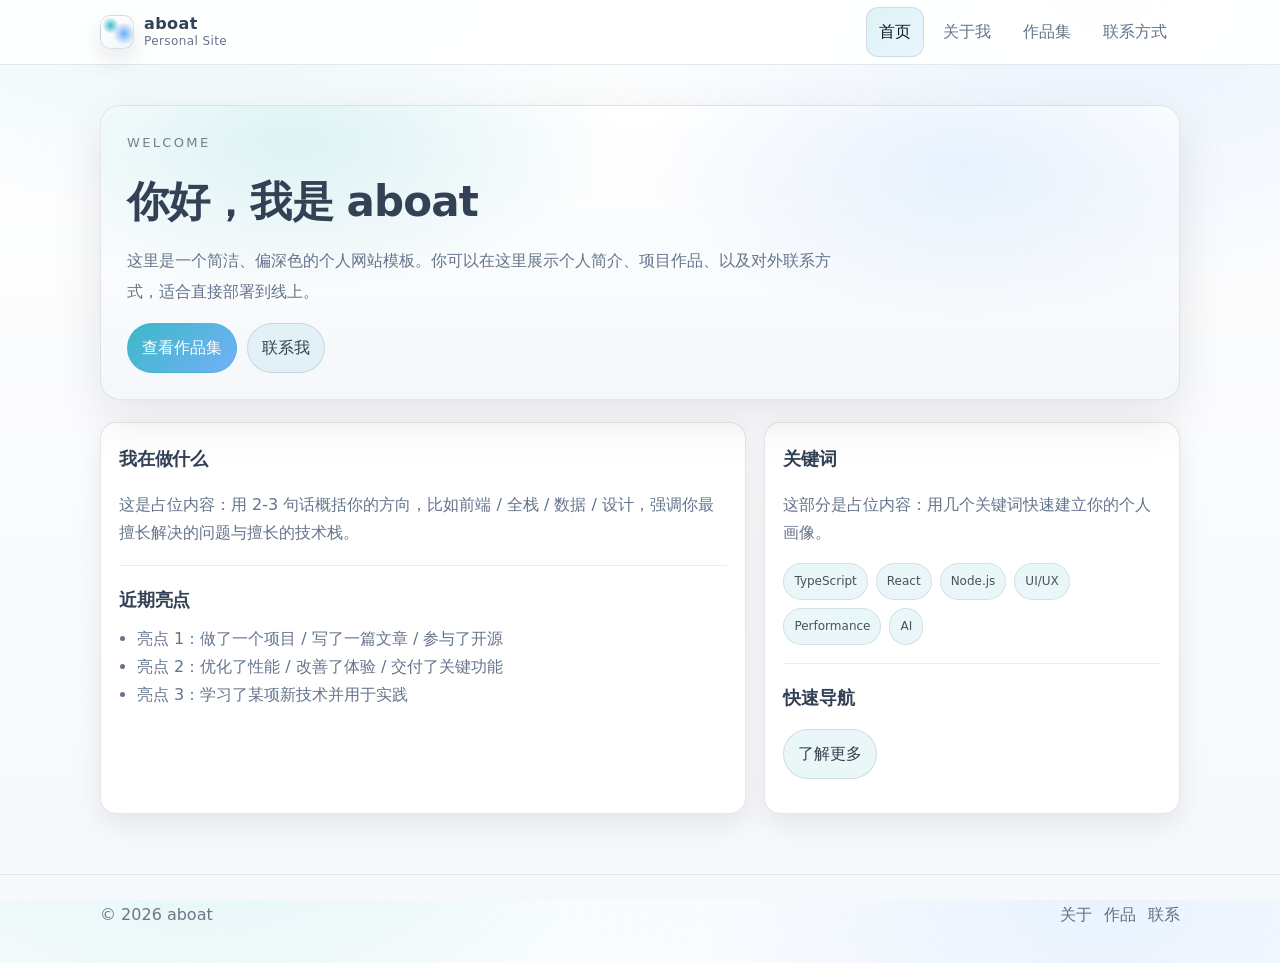
<file: index.html>
<!doctype html>
<html lang="zh-CN">
  <head>
    <meta charset="UTF-8" />
    <meta name="viewport" content="width=device-width, initial-scale=1" />
    <title>个人网站｜首页</title>
    <meta name="description" content="简洁科技感个人网站：首页、关于我、作品集、联系方式。" />
    <link rel="stylesheet" href="./style.css" />
  </head>
  <body>
    <a class="skip-link" href="#content">跳到主要内容</a>

    <header class="topbar" data-topbar>
      <div class="container nav-inner">
        <a class="brand" href="./index.html" aria-label="返回首页">
          <span class="brand-mark" aria-hidden="true"></span>
          <span class="brand-title">
            aboat
            <span class="brand-sub">Personal Site</span>
          </span>
        </a>

        <button class="nav-toggle" type="button" aria-label="打开导航菜单" aria-expanded="false" data-nav-toggle>
          <span class="burger" aria-hidden="true">
            <span></span><span></span><span></span>
          </span>
          菜单
        </button>

        <nav class="nav-links" aria-label="站点导航" data-nav-links>
          <a href="./index.html" aria-current="page">首页</a>
          <a href="./about.html">关于我</a>
          <a href="./portfolio.html">作品集</a>
          <a href="./contact.html">联系方式</a>
        </nav>
      </div>
    </header>

    <main id="content">
      <div class="container">
        <section class="hero">
          <div class="kicker">Welcome</div>
          <h1 class="title">你好，我是 aboat</h1>
          <p class="lead">
            这里是一个简洁、偏深色的个人网站模板。你可以在这里展示个人简介、项目作品、以及对外联系方式，适合直接部署到线上。
          </p>
          <div class="cta-row">
            <a class="btn primary" href="./portfolio.html">查看作品集</a>
            <a class="btn" href="./contact.html">联系我</a>
          </div>
        </section>

        <section class="grid" aria-label="首页内容">
          <article class="card">
            <h2>我在做什么</h2>
            <p>
              这是占位内容：用 2-3 句话概括你的方向，比如前端 / 全栈 / 数据 / 设计，强调你最擅长解决的问题与擅长的技术栈。
            </p>
            <div class="divider"></div>
            <h2>近期亮点</h2>
            <ul>
              <li>亮点 1：做了一个项目 / 写了一篇文章 / 参与了开源</li>
              <li>亮点 2：优化了性能 / 改善了体验 / 交付了关键功能</li>
              <li>亮点 3：学习了某项新技术并用于实践</li>
            </ul>
          </article>

          <aside class="card">
            <h2>关键词</h2>
            <p>这部分是占位内容：用几个关键词快速建立你的个人画像。</p>
            <div class="badge-row" aria-label="技能标签">
              <span class="badge">TypeScript</span>
              <span class="badge">React</span>
              <span class="badge">Node.js</span>
              <span class="badge">UI/UX</span>
              <span class="badge">Performance</span>
              <span class="badge">AI</span>
            </div>
            <div class="divider"></div>
            <h2>快速导航</h2>
            <p>
              <a class="btn" href="./about.html">了解更多</a>
            </p>
          </aside>
        </section>
      </div>
    </main>

    <footer>
      <div class="container footer-inner">
        <div>© <span id="year"></span> aboat</div>
        <div class="footer-links">
          <a href="./about.html">关于</a>
          <a href="./portfolio.html">作品</a>
          <a href="./contact.html">联系</a>
        </div>
      </div>
    </footer>

    <script>
      document.getElementById('year').textContent = new Date().getFullYear();
    </script>
    <script src="./script.js"></script>
  </body>
</html>
</file>
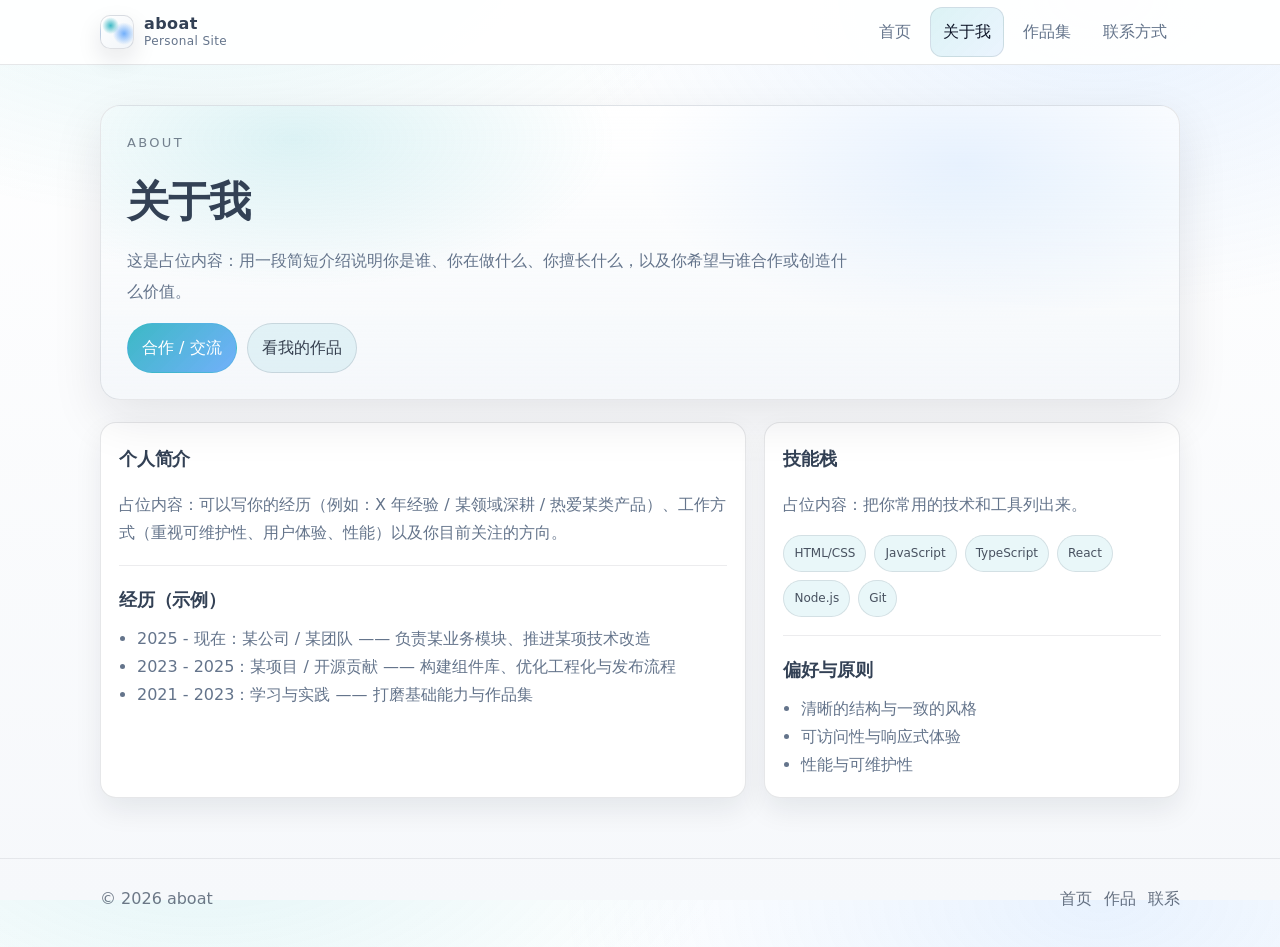
<file: about.html>
<!doctype html>
<html lang="zh-CN">
  <head>
    <meta charset="UTF-8" />
    <meta name="viewport" content="width=device-width, initial-scale=1" />
    <title>个人网站｜关于我</title>
    <meta name="description" content="关于我：个人简介、技能与经历。" />
    <link rel="stylesheet" href="./style.css" />
  </head>
  <body>
    <a class="skip-link" href="#content">跳到主要内容</a>

    <header class="topbar" data-topbar>
      <div class="container nav-inner">
        <a class="brand" href="./index.html" aria-label="返回首页">
          <span class="brand-mark" aria-hidden="true"></span>
          <span class="brand-title">
            aboat
            <span class="brand-sub">Personal Site</span>
          </span>
        </a>

        <button class="nav-toggle" type="button" aria-label="打开导航菜单" aria-expanded="false" data-nav-toggle>
          <span class="burger" aria-hidden="true">
            <span></span><span></span><span></span>
          </span>
          菜单
        </button>

        <nav class="nav-links" aria-label="站点导航" data-nav-links>
          <a href="./index.html">首页</a>
          <a href="./about.html" aria-current="page">关于我</a>
          <a href="./portfolio.html">作品集</a>
          <a href="./contact.html">联系方式</a>
        </nav>
      </div>
    </header>

    <main id="content">
      <div class="container">
        <section class="hero">
          <div class="kicker">About</div>
          <h1 class="title">关于我</h1>
          <p class="lead">
            这是占位内容：用一段简短介绍说明你是谁、你在做什么、你擅长什么，以及你希望与谁合作或创造什么价值。
          </p>
          <div class="cta-row">
            <a class="btn primary" href="./contact.html">合作 / 交流</a>
            <a class="btn" href="./portfolio.html">看我的作品</a>
          </div>
        </section>

        <section class="grid" aria-label="关于我内容">
          <article class="card">
            <h2>个人简介</h2>
            <p>
              占位内容：可以写你的经历（例如：X 年经验 / 某领域深耕 / 热爱某类产品）、工作方式（重视可维护性、用户体验、性能）以及你目前关注的方向。
            </p>
            <div class="divider"></div>
            <h2>经历（示例）</h2>
            <ul>
              <li>2025 - 现在：某公司 / 某团队 —— 负责某业务模块、推进某项技术改造</li>
              <li>2023 - 2025：某项目 / 开源贡献 —— 构建组件库、优化工程化与发布流程</li>
              <li>2021 - 2023：学习与实践 —— 打磨基础能力与作品集</li>
            </ul>
          </article>

          <aside class="card">
            <h2>技能栈</h2>
            <p>占位内容：把你常用的技术和工具列出来。</p>
            <div class="badge-row">
              <span class="badge">HTML/CSS</span>
              <span class="badge">JavaScript</span>
              <span class="badge">TypeScript</span>
              <span class="badge">React</span>
              <span class="badge">Node.js</span>
              <span class="badge">Git</span>
            </div>
            <div class="divider"></div>
            <h2>偏好与原则</h2>
            <ul>
              <li>清晰的结构与一致的风格</li>
              <li>可访问性与响应式体验</li>
              <li>性能与可维护性</li>
            </ul>
          </aside>
        </section>
      </div>
    </main>

    <footer>
      <div class="container footer-inner">
        <div>© <span id="year"></span> aboat</div>
        <div class="footer-links">
          <a href="./index.html">首页</a>
          <a href="./portfolio.html">作品</a>
          <a href="./contact.html">联系</a>
        </div>
      </div>
    </footer>

    <script>
      document.getElementById('year').textContent = new Date().getFullYear();
    </script>
    <script src="./script.js"></script>
  </body>
</html>
</file>
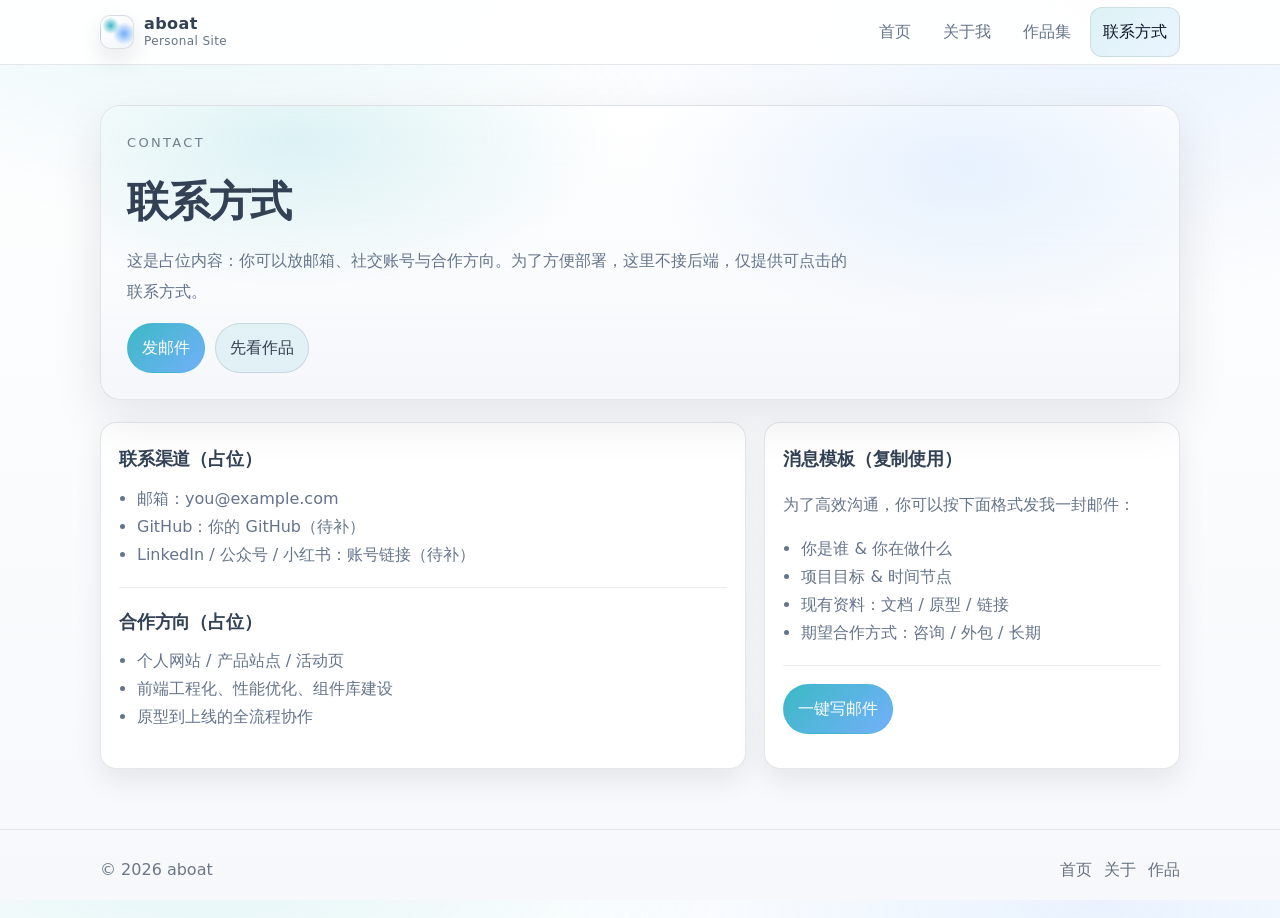
<file: contact.html>
<!doctype html>
<html lang="zh-CN">
  <head>
    <meta charset="UTF-8" />
    <meta name="viewport" content="width=device-width, initial-scale=1" />
    <title>个人网站｜联系方式</title>
    <meta name="description" content="联系方式：邮箱、社交账号与留言方式。" />
    <link rel="stylesheet" href="./style.css" />
  </head>
  <body>
    <a class="skip-link" href="#content">跳到主要内容</a>

    <header class="topbar" data-topbar>
      <div class="container nav-inner">
        <a class="brand" href="./index.html" aria-label="返回首页">
          <span class="brand-mark" aria-hidden="true"></span>
          <span class="brand-title">
            aboat
            <span class="brand-sub">Personal Site</span>
          </span>
        </a>

        <button class="nav-toggle" type="button" aria-label="打开导航菜单" aria-expanded="false" data-nav-toggle>
          <span class="burger" aria-hidden="true">
            <span></span><span></span><span></span>
          </span>
          菜单
        </button>

        <nav class="nav-links" aria-label="站点导航" data-nav-links>
          <a href="./index.html">首页</a>
          <a href="./about.html">关于我</a>
          <a href="./portfolio.html">作品集</a>
          <a href="./contact.html" aria-current="page">联系方式</a>
        </nav>
      </div>
    </header>

    <main id="content">
      <div class="container">
        <section class="hero">
          <div class="kicker">Contact</div>
          <h1 class="title">联系方式</h1>
          <p class="lead">
            这是占位内容：你可以放邮箱、社交账号与合作方向。为了方便部署，这里不接后端，仅提供可点击的联系方式。
          </p>
          <div class="cta-row">
            <a class="btn primary" href="mailto:you@example.com">发邮件</a>
            <a class="btn" href="./portfolio.html">先看作品</a>
          </div>
        </section>

        <section class="grid" aria-label="联系信息">
          <article class="card">
            <h2>联系渠道（占位）</h2>
            <ul>
              <li>邮箱：<a href="mailto:you@example.com">you@example.com</a></li>
              <li>GitHub：<a href="#" aria-disabled="true">你的 GitHub（待补）</a></li>
              <li>LinkedIn / 公众号 / 小红书：<a href="#" aria-disabled="true">账号链接（待补）</a></li>
            </ul>
            <div class="divider"></div>
            <h2>合作方向（占位）</h2>
            <ul>
              <li>个人网站 / 产品站点 / 活动页</li>
              <li>前端工程化、性能优化、组件库建设</li>
              <li>原型到上线的全流程协作</li>
            </ul>
          </article>

          <aside class="card">
            <h2>消息模板（复制使用）</h2>
            <p>为了高效沟通，你可以按下面格式发我一封邮件：</p>
            <ul>
              <li>你是谁 & 你在做什么</li>
              <li>项目目标 & 时间节点</li>
              <li>现有资料：文档 / 原型 / 链接</li>
              <li>期望合作方式：咨询 / 外包 / 长期</li>
            </ul>
            <div class="divider"></div>
            <p><a class="btn primary" href="mailto:you@example.com?subject=%E5%90%88%E4%BD%9C%EF%BC%9A%E4%B8%AA%E4%BA%BA%E7%BD%91%E7%AB%99&body=%E4%BD%A0%E5%A5%BD%EF%BC%8C%E6%88%91%E6%98%AF...%0A%0A%E9%A1%B9%E7%9B%AE%E7%9B%AE%E6%A0%87%EF%BC%9A%0A%E6%97%B6%E9%97%B4%E8%8A%82%E7%82%B9%EF%BC%9A%0A%E8%B5%84%E6%96%99%E9%93%BE%E6%8E%A5%EF%BC%9A%0A%E5%90%88%E4%BD%9C%E6%96%B9%E5%BC%8F%EF%BC%9A">一键写邮件</a></p>
          </aside>
        </section>
      </div>
    </main>

    <footer>
      <div class="container footer-inner">
        <div>© <span id="year"></span> aboat</div>
        <div class="footer-links">
          <a href="./index.html">首页</a>
          <a href="./about.html">关于</a>
          <a href="./portfolio.html">作品</a>
        </div>
      </div>
    </footer>

    <script>
      document.getElementById('year').textContent = new Date().getFullYear();
    </script>
    <script src="./script.js"></script>
  </body>
</html>
</file>
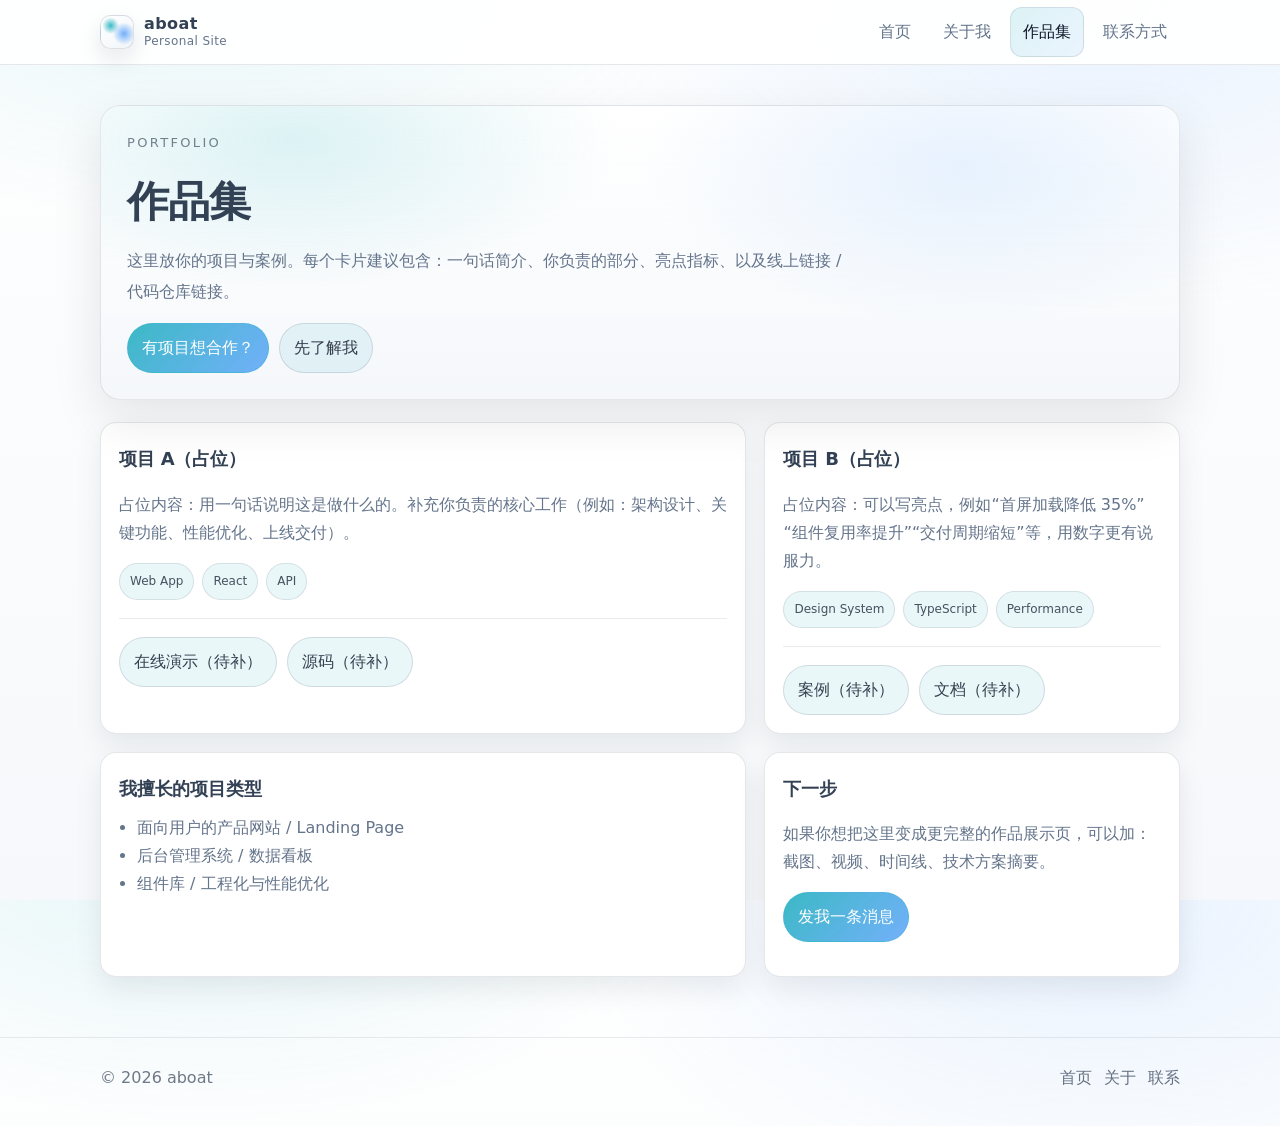
<file: portfolio.html>
<!doctype html>
<html lang="zh-CN">
  <head>
    <meta charset="UTF-8" />
    <meta name="viewport" content="width=device-width, initial-scale=1" />
    <title>个人网站｜作品集</title>
    <meta name="description" content="作品集：项目、案例与链接。" />
    <link rel="stylesheet" href="./style.css" />
  </head>
  <body>
    <a class="skip-link" href="#content">跳到主要内容</a>

    <header class="topbar" data-topbar>
      <div class="container nav-inner">
        <a class="brand" href="./index.html" aria-label="返回首页">
          <span class="brand-mark" aria-hidden="true"></span>
          <span class="brand-title">
            aboat
            <span class="brand-sub">Personal Site</span>
          </span>
        </a>

        <button class="nav-toggle" type="button" aria-label="打开导航菜单" aria-expanded="false" data-nav-toggle>
          <span class="burger" aria-hidden="true">
            <span></span><span></span><span></span>
          </span>
          菜单
        </button>

        <nav class="nav-links" aria-label="站点导航" data-nav-links>
          <a href="./index.html">首页</a>
          <a href="./about.html">关于我</a>
          <a href="./portfolio.html" aria-current="page">作品集</a>
          <a href="./contact.html">联系方式</a>
        </nav>
      </div>
    </header>

    <main id="content">
      <div class="container">
        <section class="hero">
          <div class="kicker">Portfolio</div>
          <h1 class="title">作品集</h1>
          <p class="lead">
            这里放你的项目与案例。每个卡片建议包含：一句话简介、你负责的部分、亮点指标、以及线上链接 / 代码仓库链接。
          </p>
          <div class="cta-row">
            <a class="btn primary" href="./contact.html">有项目想合作？</a>
            <a class="btn" href="./about.html">先了解我</a>
          </div>
        </section>

        <section class="grid" aria-label="作品列表">
          <article class="card">
            <h2>项目 A（占位）</h2>
            <p>
              占位内容：用一句话说明这是做什么的。补充你负责的核心工作（例如：架构设计、关键功能、性能优化、上线交付）。
            </p>
            <div class="badge-row">
              <span class="badge">Web App</span>
              <span class="badge">React</span>
              <span class="badge">API</span>
            </div>
            <div class="divider"></div>
            <div class="cta-row">
              <a class="btn" href="#" aria-disabled="true">在线演示（待补）</a>
              <a class="btn" href="#" aria-disabled="true">源码（待补）</a>
            </div>
          </article>

          <article class="card">
            <h2>项目 B（占位）</h2>
            <p>
              占位内容：可以写亮点，例如“首屏加载降低 35%”“组件复用率提升”“交付周期缩短”等，用数字更有说服力。
            </p>
            <div class="badge-row">
              <span class="badge">Design System</span>
              <span class="badge">TypeScript</span>
              <span class="badge">Performance</span>
            </div>
            <div class="divider"></div>
            <div class="cta-row">
              <a class="btn" href="#" aria-disabled="true">案例（待补）</a>
              <a class="btn" href="#" aria-disabled="true">文档（待补）</a>
            </div>
          </article>
        </section>

        <section class="grid" aria-label="更多信息" style="margin-top: 18px;">
          <article class="card">
            <h2>我擅长的项目类型</h2>
            <ul>
              <li>面向用户的产品网站 / Landing Page</li>
              <li>后台管理系统 / 数据看板</li>
              <li>组件库 / 工程化与性能优化</li>
            </ul>
          </article>

          <aside class="card">
            <h2>下一步</h2>
            <p>如果你想把这里变成更完整的作品展示页，可以加：截图、视频、时间线、技术方案摘要。</p>
            <p><a class="btn primary" href="./contact.html">发我一条消息</a></p>
          </aside>
        </section>
      </div>
    </main>

    <footer>
      <div class="container footer-inner">
        <div>© <span id="year"></span> aboat</div>
        <div class="footer-links">
          <a href="./index.html">首页</a>
          <a href="./about.html">关于</a>
          <a href="./contact.html">联系</a>
        </div>
      </div>
    </footer>

    <script>
      document.getElementById('year').textContent = new Date().getFullYear();
    </script>
    <script src="./script.js"></script>
  </body>
</html>
</file>
<file: style.css>
/* -------- Base -------- */
:root{
  --bg: #f6f8fb;
  --surface: #ffffff;
  --surface-2: #f1f5f9;
  --text: #334155;   /* 深灰，不用纯黑 */
  --muted: #64748b;
  --line: rgba(15, 23, 42, .10);
  --accent: #2bb3c0; /* 清新蓝绿色（非荧光） */
  --accent-2: #60a5fa; /* 淡蓝 */
  --shadow: 0 18px 50px rgba(15, 23, 42, .10);
  --shadow-soft: 0 10px 26px rgba(15, 23, 42, .08);
  --radius: 16px;
  --radius-sm: 12px;
  --container: 1080px;
  --nav-h: 64px;
}

*{ box-sizing: border-box; }
html, body{ height: 100%; }
body{
  margin: 0;
  font-family: ui-sans-serif, system-ui, -apple-system, Segoe UI, Roboto, Helvetica, Arial, "PingFang SC", "Hiragino Sans GB", "Microsoft YaHei", sans-serif;
  color: var(--text);
  background:
    radial-gradient(900px 520px at 16% -10%, rgba(43,179,192,.14), transparent 60%),
    radial-gradient(900px 520px at 86% 0%, rgba(96,165,250,.14), transparent 60%),
    linear-gradient(180deg, #ffffff, var(--bg));
  line-height: 1.75;
}

a{ color: inherit; text-decoration: none; }
img{ max-width: 100%; display: block; }

.container{
  width: min(100% - 40px, var(--container));
  margin: 0 auto;
}

.skip-link{
  position: absolute;
  left: -999px;
  top: 12px;
  padding: 10px 12px;
  background: #0f172a;
  border: 1px solid var(--line);
  border-radius: 10px;
  color: #ffffff;
  z-index: 9999;
}
.skip-link:focus{ left: 12px; }

/* -------- Top Nav -------- */
.topbar{
  position: sticky;
  top: 0;
  z-index: 50;
  background: rgba(255,255,255,.92);
  border-bottom: 1px solid var(--line);
  transition: box-shadow .25s ease, border-color .25s ease, background .25s ease;
}
.topbar.is-scrolled{
  box-shadow: var(--shadow-soft);
  border-bottom-color: rgba(15, 23, 42, .14);
  background: rgba(255,255,255,.98);
}

.nav-inner{
  height: var(--nav-h);
  display: flex;
  align-items: center;
  justify-content: space-between;
  gap: 14px;
}

.brand{
  display: flex;
  align-items: center;
  gap: 10px;
  min-width: 180px;
}
.brand-mark{
  width: 34px;
  height: 34px;
  border-radius: 10px;
  background:
    radial-gradient(12px 12px at 30% 30%, rgba(43,179,192,.92), rgba(43,179,192,0) 70%),
    radial-gradient(16px 16px at 72% 55%, rgba(96,165,250,.88), rgba(96,165,250,0) 70%),
    linear-gradient(135deg, rgba(255,255,255,1), rgba(241,245,249,1));
  border: 1px solid rgba(15, 23, 42, .12);
  box-shadow: 0 10px 24px rgba(15, 23, 42, .10);
}
.brand-title{
  font-weight: 700;
  letter-spacing: .4px;
  line-height: 1.15;
}
.brand-sub{
  display: block;
  font-size: 12px;
  color: var(--muted);
  font-weight: 500;
  margin-top: 2px;
}

.nav-toggle{
  display: none;
  align-items: center;
  gap: 10px;
  border: 1px solid rgba(15, 23, 42, .14);
  background: #ffffff;
  color: var(--text);
  padding: 10px 12px;
  border-radius: 12px;
  cursor: pointer;
}
.nav-toggle:focus-visible{
  outline: 2px solid rgba(43,179,192,.45);
  outline-offset: 2px;
}
.burger{
  width: 18px;
  height: 14px;
  display: grid;
  gap: 3px;
}
.burger span{
  display: block;
  height: 2px;
  border-radius: 2px;
  background: rgba(51, 65, 85, .85);
}

.nav-links{
  display: flex;
  align-items: center;
  gap: 6px;
}
.nav-links a{
  padding: 10px 12px;
  border-radius: 12px;
  color: var(--muted);
  border: 1px solid transparent;
  transition: background .2s ease, color .2s ease, border-color .2s ease;
}
.nav-links a:hover{
  background: rgba(43,179,192,.08);
  color: #1f2937;
  border-color: rgba(43,179,192,.18);
}
.nav-links a[aria-current="page"]{
  color: #0f172a;
  background: linear-gradient(135deg, rgba(43,179,192,.16), rgba(96,165,250,.12));
  border-color: rgba(15, 23, 42, .10);
}

/* -------- Page Layout -------- */
main{ padding: 34px 0 60px; }

.hero{
  margin-top: 6px;
  padding: 26px;
  border-radius: calc(var(--radius) + 4px);
  background:
    linear-gradient(180deg, #ffffff, rgba(241,245,249,.65));
  border: 1px solid rgba(15, 23, 42, .10);
  box-shadow: var(--shadow);
  overflow: hidden;
  position: relative;
}
.hero::before{
  content: "";
  position: absolute;
  inset: -2px;
  background:
    radial-gradient(520px 240px at 18% 12%, rgba(43,179,192,.16), transparent 62%),
    radial-gradient(520px 260px at 80% 20%, rgba(96,165,250,.14), transparent 62%);
  pointer-events: none;
}
.hero > *{ position: relative; }
.kicker{
  color: rgba(51, 65, 85, .65);
  font-size: 13px;
  letter-spacing: .18em;
  text-transform: uppercase;
}
.title{
  margin: 10px 0 8px;
  font-size: clamp(28px, 4vw, 42px);
  letter-spacing: -.02em;
}
.lead{
  margin: 0;
  color: var(--muted);
  font-size: 16px;
  line-height: 1.9;
  max-width: 72ch;
}

.grid{
  margin-top: 22px;
  display: grid;
  grid-template-columns: 1.4fr .9fr;
  gap: 18px;
}
.card{
  padding: 18px;
  border-radius: var(--radius);
  background: #ffffff;
  border: 1px solid rgba(15, 23, 42, .10);
  box-shadow: 0 12px 28px rgba(15, 23, 42, .08);
}
.card h2{
  margin: 2px 0 10px;
  font-size: 18px;
  letter-spacing: -.01em;
}
.card p, .card li{
  color: var(--muted);
  line-height: 1.75;
}
.card ul{
  margin: 10px 0 0;
  padding-left: 18px;
}

.badge-row{
  display: flex;
  flex-wrap: wrap;
  gap: 8px;
  margin-top: 10px;
}
.badge{
  font-size: 12px;
  padding: 7px 10px;
  border-radius: 999px;
  border: 1px solid rgba(15, 23, 42, .10);
  background: rgba(43,179,192,.10);
  color: rgba(15, 23, 42, .74);
}

.cta-row{
  display: flex;
  flex-wrap: wrap;
  gap: 10px;
  margin-top: 16px;
}
.btn{
  display: inline-flex;
  align-items: center;
  justify-content: center;
  gap: 10px;
  padding: 10px 14px;
  border-radius: 999px;
  border: 1px solid rgba(15, 23, 42, .12);
  background: rgba(43,179,192,.10);
  color: rgba(15, 23, 42, .82);
  cursor: pointer;
  transition: transform .15s ease, background .2s ease, border-color .2s ease;
}
.btn:hover{
  background: rgba(43,179,192,.16);
  border-color: rgba(43,179,192,.22);
  transform: translateY(-1px);
}
.btn.primary{
  background: linear-gradient(135deg, rgba(43,179,192,.92), rgba(96,165,250,.88));
  border-color: rgba(43,179,192,.28);
  color: #ffffff;
}

.divider{
  height: 1px;
  background: rgba(15, 23, 42, .08);
  margin: 18px 0;
}

/* -------- Footer -------- */
footer{
  padding: 26px 0 34px;
  border-top: 1px solid rgba(15, 23, 42, .08);
  color: rgba(51, 65, 85, .70);
}
.footer-inner{
  display: flex;
  align-items: center;
  justify-content: space-between;
  gap: 12px;
  flex-wrap: wrap;
}
.footer-links{
  display: flex;
  gap: 12px;
  flex-wrap: wrap;
}
.footer-links a{
  color: rgba(51, 65, 85, .74);
}
.footer-links a:hover{ color: rgba(15, 23, 42, .90); }

/* -------- Responsive Nav -------- */
@media (max-width: 820px){
  .grid{ grid-template-columns: 1fr; }
}

@media (max-width: 720px){
  .brand{ min-width: 0; }
  .nav-toggle{ display: inline-flex; }
  .nav-links{
    position: absolute;
    left: 0;
    right: 0;
    top: var(--nav-h);
    margin: 10px auto 0;
    width: min(100% - 22px, var(--container));
    display: grid;
    gap: 8px;
    padding: 12px;
    border-radius: var(--radius);
    background: rgba(255,255,255,.98);
    border: 1px solid rgba(15, 23, 42, .12);
    box-shadow: var(--shadow-soft);
    transform-origin: top;
    transform: scale(.98);
    opacity: 0;
    pointer-events: none;
    transition: opacity .18s ease, transform .18s ease;
  }
  .topbar.is-open .nav-links{
    opacity: 1;
    pointer-events: auto;
    transform: scale(1);
  }
  .nav-links a{ width: 100%; }
}

@media (prefers-reduced-motion: reduce){
  *{ scroll-behavior: auto !important; }
  .topbar, .nav-links, .btn{ transition: none !important; }
}
</file>
